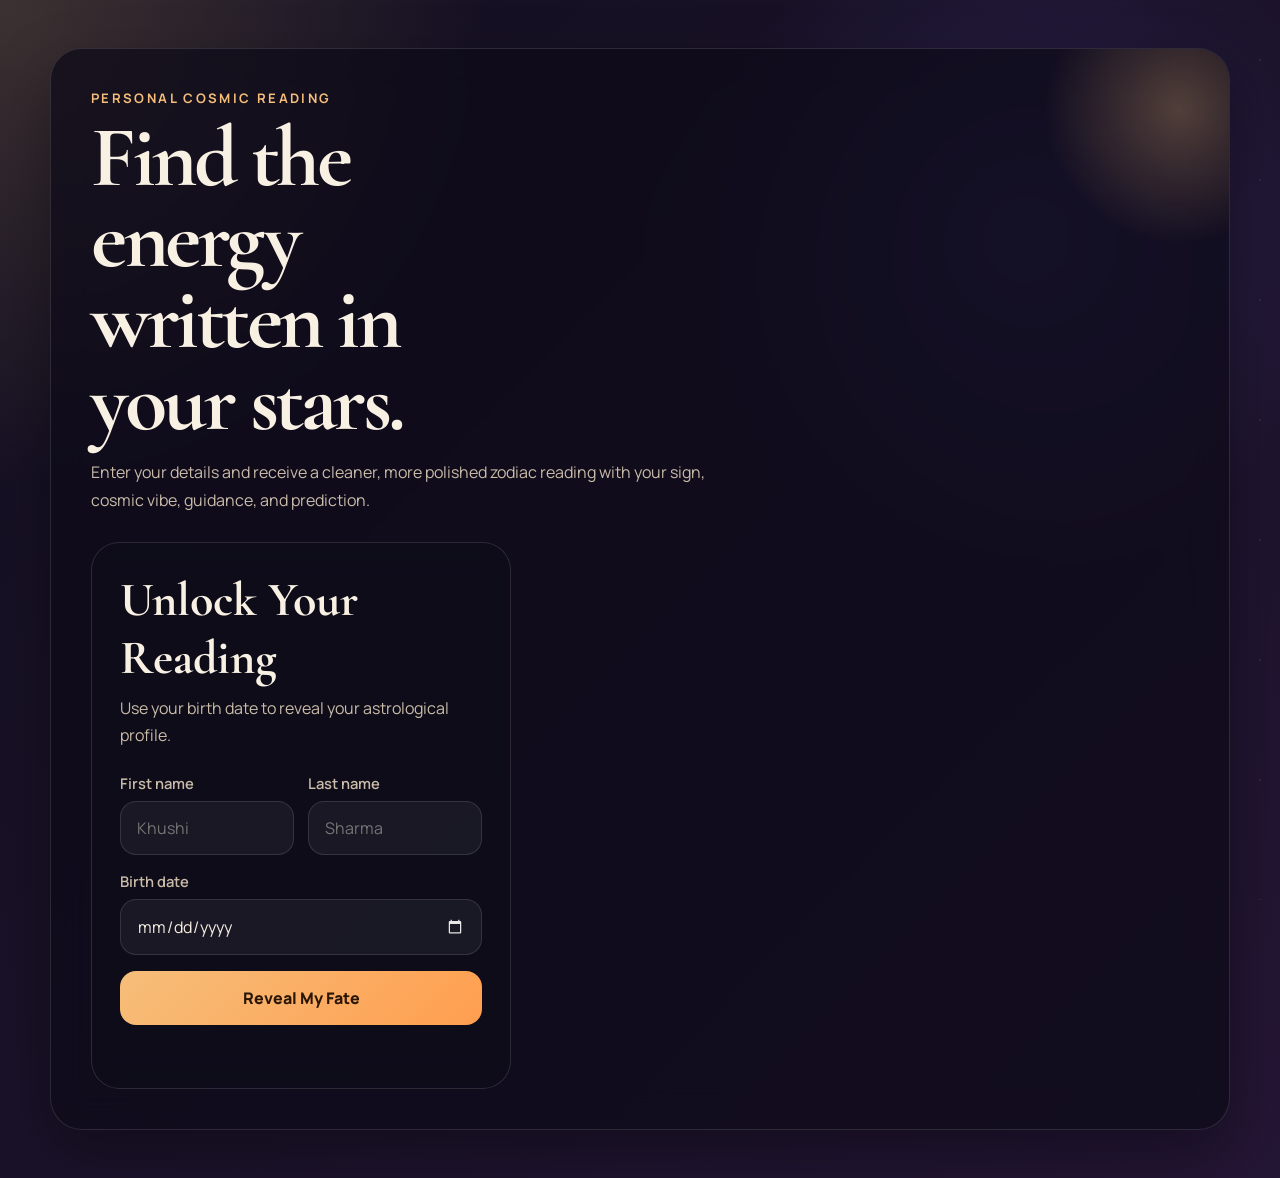
<file: JS Mini Projects/Astrology/index.html>
<!DOCTYPE html>
<html lang="en">
<head>
    <meta charset="UTF-8">
    <meta name="viewport" content="width=device-width, initial-scale=1.0">
    <title>Cosmic Aura</title>
    <link rel="preconnect" href="https://fonts.googleapis.com">
    <link rel="preconnect" href="https://fonts.gstatic.com" crossorigin>
    <link href="https://fonts.googleapis.com/css2?family=Cormorant+Garamond:wght@500;600;700&family=Manrope:wght@400;500;600;700;800&display=swap" rel="stylesheet">
    <link rel="stylesheet" href="style.css">
</head>
<body>
    <main class="app-shell">
        <section class="hero-card">
            <div class="hero-copy">
                <p class="eyebrow">Personal cosmic reading</p>
                <h1>Find the energy written in your stars.</h1>
                <p class="intro">
                    Enter your details and receive a cleaner, more polished zodiac reading
                    with your sign, cosmic vibe, guidance, and prediction.
                </p>
            </div>

            <div class="panel-grid">
                <section class="form-panel">
                    <h2>Unlock Your Reading</h2>
                    <p class="panel-text">Use your birth date to reveal your astrological profile.</p>

                    <form id="horoscopeForm" onsubmit="generateHoroscope(event)">
                        <div class="input-row">
                            <label class="field">
                                <span>First name</span>
                                <input type="text" id="firstName" placeholder="Khushi" required>
                            </label>

                            <label class="field">
                                <span>Last name</span>
                                <input type="text" id="lastName" placeholder="Sharma" required>
                            </label>
                        </div>

                        <label class="field">
                            <span>Birth date</span>
                            <input type="date" id="birthDate" required>
                        </label>

                        <button type="submit" class="primary-btn">Reveal My Fate</button>
                        <p id="errorMessage" class="error-message" aria-live="polite"></p>
                    </form>
                </section>

                <section id="resultCard" class="result-panel hidden" aria-live="polite">
                    <div class="result-header">
                        <p class="result-kicker">Your astrological reading</p>
                        <h2 id="sign">Moonlit Sign</h2>
                        <p id="name" class="result-name"></p>
                    </div>

                    <div class="result-grid">
                        <article class="result-block accent-block">
                            <h3>Cosmic vibe</h3>
                            <p id="compliment"></p>
                        </article>

                        <article class="result-block">
                            <h3>Recommendation</h3>
                            <p id="recommendation"></p>
                        </article>

                        <article class="result-block full-width">
                            <h3>Prediction</h3>
                            <p id="prediction"></p>
                        </article>
                    </div>
                </section>
            </div>
        </section>
    </main>

    <script src="script.js"></script>
</body>
</html>
</file>
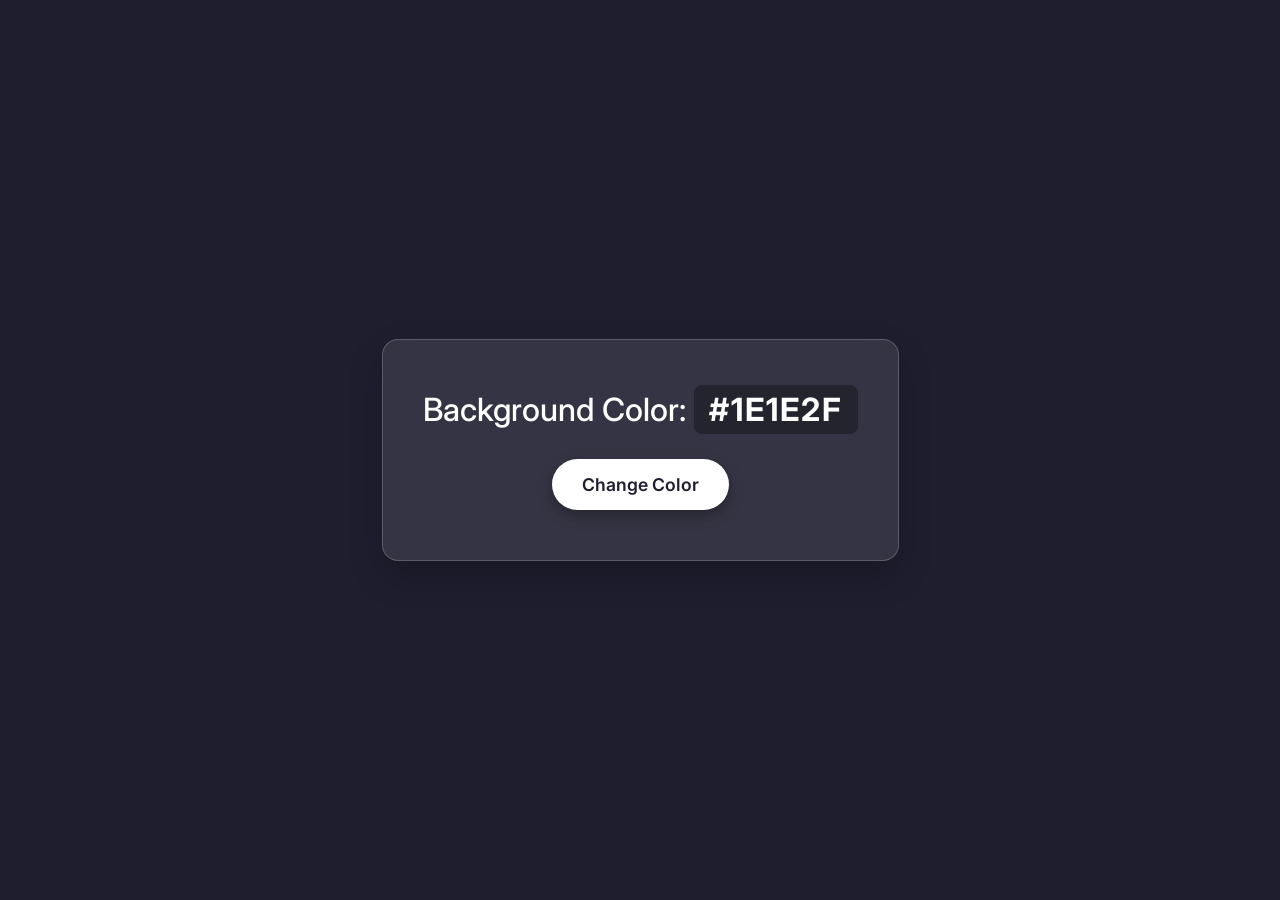
<file: JS Mini Projects/Background color changer/index.html>
<!DOCTYPE html>
<html lang="en">
<head>
    <meta charset="UTF-8">
    <meta name="viewport" content="width=device-width, initial-scale=1.0">
    <title>Background Color Changer</title>
    <link rel="stylesheet" href="style.css">
    <link href="https://fonts.googleapis.com/css2?family=Inter:wght@400;500;700&display=swap" rel="stylesheet">
</head>
<body>
    <div class="container">
        <h2>Background Color: <span id="colorName" class="color-text">#1E1E2F</span></h2>
        <button id="changeBtn">Change Color</button>
    </div>
    <script src="script.js"></script>
</body>
</html>
</file>
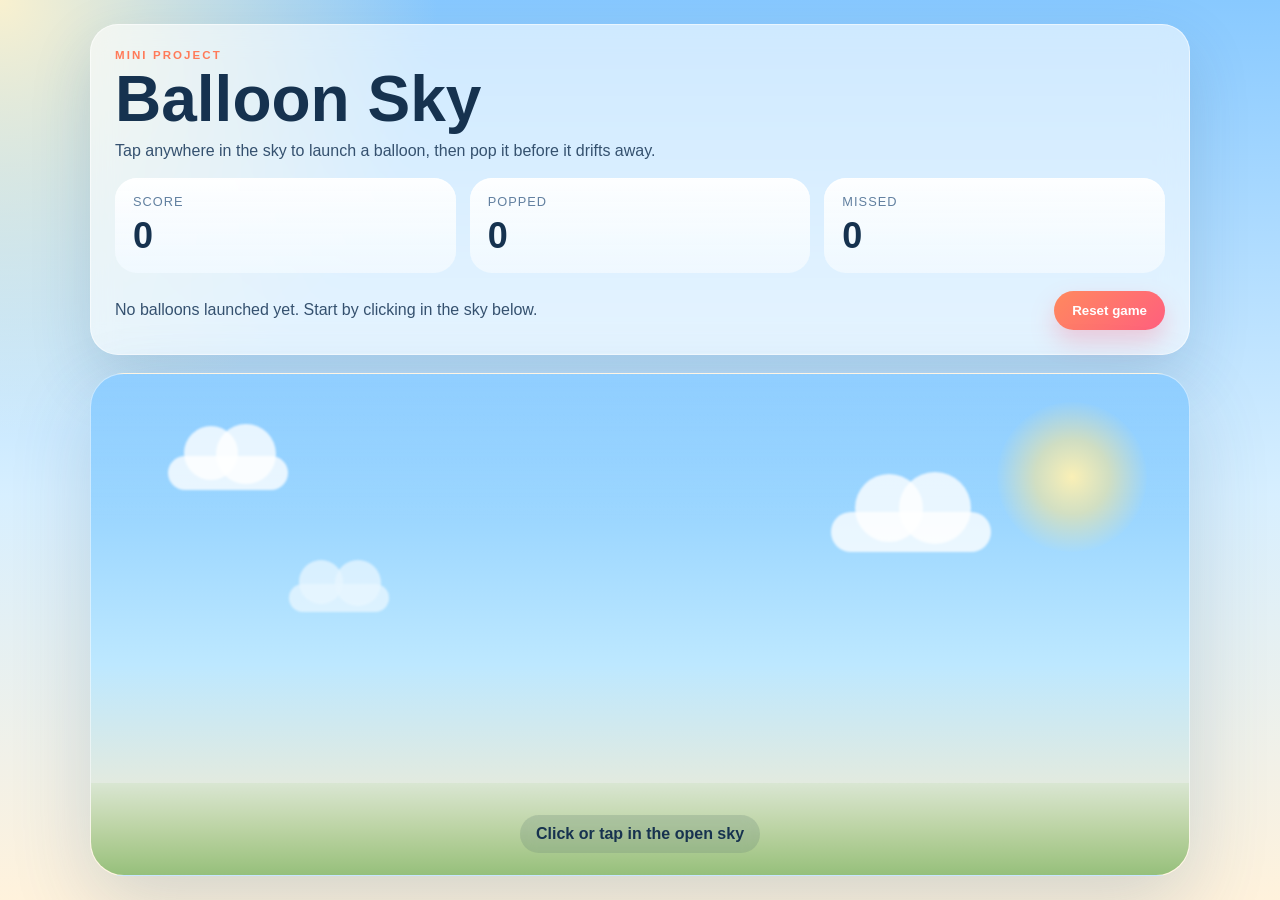
<file: JS Mini Projects/Clicker/index.html>
<!DOCTYPE html>
<html lang="en">
<head>
    <meta charset="UTF-8">
    <meta name="viewport" content="width=device-width, initial-scale=1.0">
    <title>Balloon Sky</title>
    <link rel="stylesheet" href="style.css">
</head>
<body>
    <main class="app-shell">
        <section class="hero-card">
            <div class="hero-copy">
                <p class="eyebrow">Mini Project</p>
                <h1>Balloon Sky</h1>
                <p class="subtitle">Tap anywhere in the sky to launch a balloon, then pop it before it drifts away.</p>
            </div>

            <div class="hud" aria-label="Game stats">
                <article class="stat-card">
                    <span class="stat-label">Score</span>
                    <strong id="scoreValue">0</strong>
                </article>
                <article class="stat-card">
                    <span class="stat-label">Popped</span>
                    <strong id="poppedValue">0</strong>
                </article>
                <article class="stat-card">
                    <span class="stat-label">Missed</span>
                    <strong id="missedValue">0</strong>
                </article>
            </div>

            <div class="controls">
                <p id="statusText" class="status-text">No balloons launched yet. Start by clicking in the sky below.</p>
                <button id="resetButton" class="reset-button" type="button">Reset game</button>
            </div>
        </section>

        <section id="sky" class="sky" aria-label="Balloon play area">
            <div class="sun-glow" aria-hidden="true"></div>
            <div class="cloud cloud-one" aria-hidden="true"></div>
            <div class="cloud cloud-two" aria-hidden="true"></div>
            <div class="cloud cloud-three" aria-hidden="true"></div>
            <p class="sky-hint">Click or tap in the open sky</p>
        </section>
    </main>

    <audio id="popSound" src="https://www.soundjay.com/buttons/sounds/button-16.mp3" preload="auto"></audio>
    <script src="./script.js"></script>
</body>
</html>
</file>
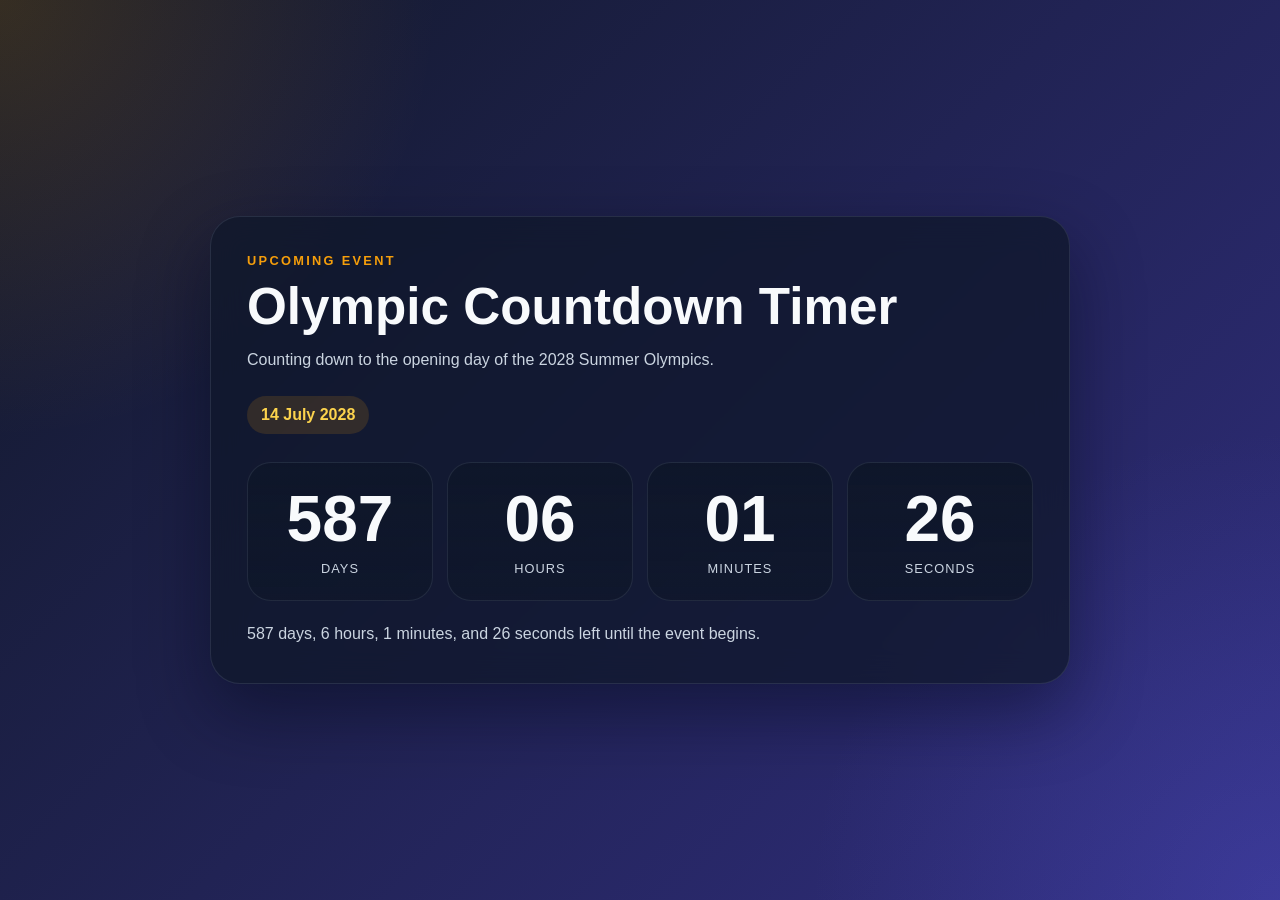
<file: JS Mini Projects/Count down timer/index.html>
<!DOCTYPE html>
<html lang="en">
<head>
    <meta charset="UTF-8">
    <meta name="viewport" content="width=device-width, initial-scale=1.0">
    <title>Countdown Timer</title>
    <link rel="stylesheet" href="./style.css">
</head>
<body>
    <main class="page-shell">
        <section class="countdown-card">
            <p class="eyebrow">Upcoming Event</p>
            <h1>Olympic Countdown Timer</h1>
            <p class="subtitle">Counting down to the opening day of the 2028 Summer Olympics.</p>

            <div class="event-date">14 July 2028</div>

            <section class="timer-grid" aria-live="polite">
                <div class="time-box">
                    <strong id="days">000</strong>
                    <span>Days</span>
                </div>
                <div class="time-box">
                    <strong id="hours">00</strong>
                    <span>Hours</span>
                </div>
                <div class="time-box">
                    <strong id="minutes">00</strong>
                    <span>Minutes</span>
                </div>
                <div class="time-box">
                    <strong id="seconds">00</strong>
                    <span>Seconds</span>
                </div>
            </section>

            <p id="result" class="result-text">Time left until the event begins.</p>
        </section>
    </main>

    <script src="./script.js"></script>
</body>
</html>
</file>
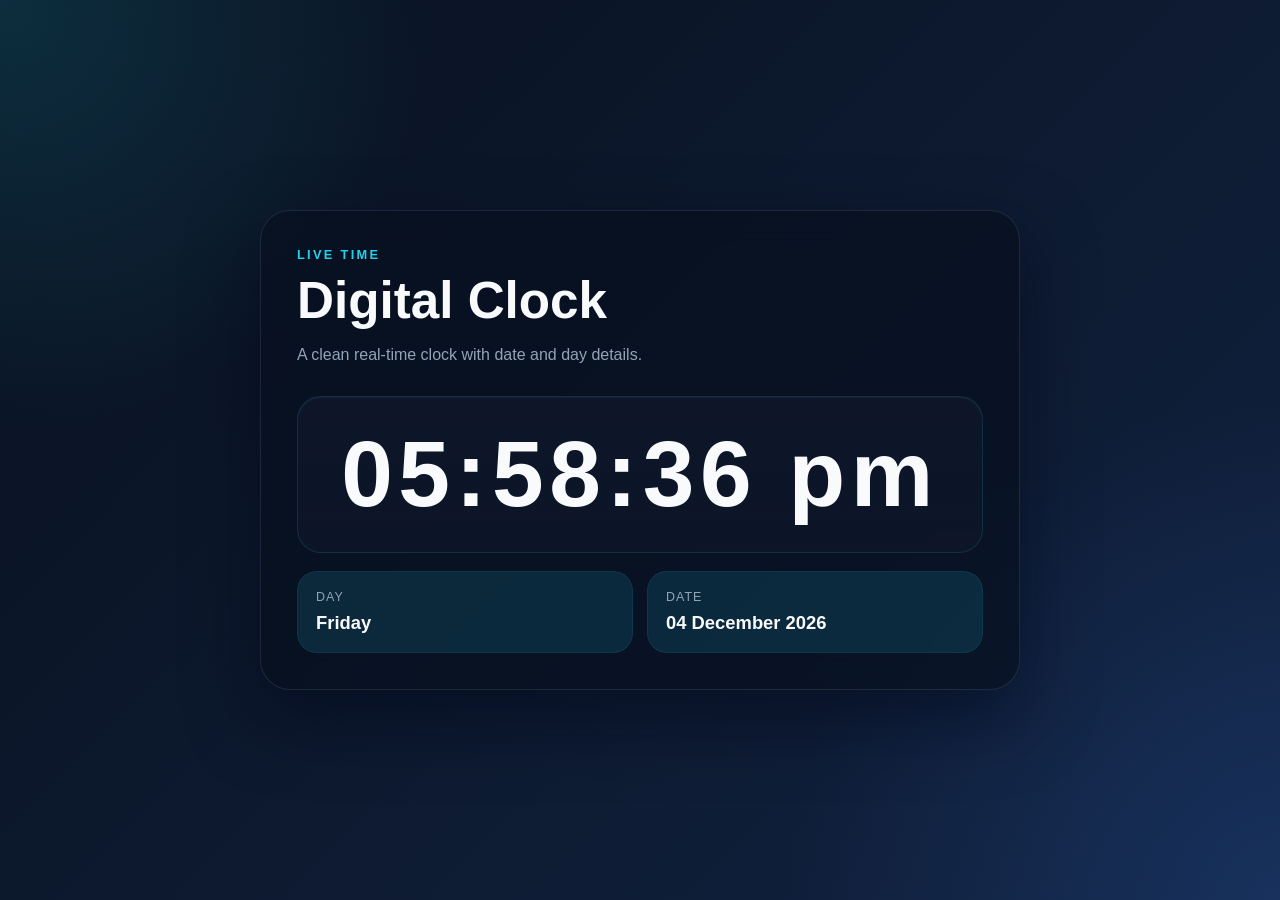
<file: JS Mini Projects/Digital Clock/index.html>
<!DOCTYPE html>
<html lang="en">
<head>
    <meta charset="UTF-8">
    <meta name="viewport" content="width=device-width, initial-scale=1.0">
    <title>Digital Clock</title>
    <link rel="stylesheet" href="./style.css">
</head>
<body>
    <main class="page-shell">
        <section class="clock-card" aria-live="polite">
            <p class="eyebrow">Live Time</p>
            <h1>Digital Clock</h1>
            <p class="subtitle">A clean real-time clock with date and day details.</p>

            <div class="time-display" id="time">00:00:00</div>

            <div class="meta-grid">
                <div class="meta-box">
                    <span class="meta-label">Day</span>
                    <strong id="day">Monday</strong>
                </div>
                <div class="meta-box">
                    <span class="meta-label">Date</span>
                    <strong id="date">01 January 2026</strong>
                </div>
            </div>
        </section>
    </main>

    <script src="./script.js"></script>
</body>
</html>
</file>
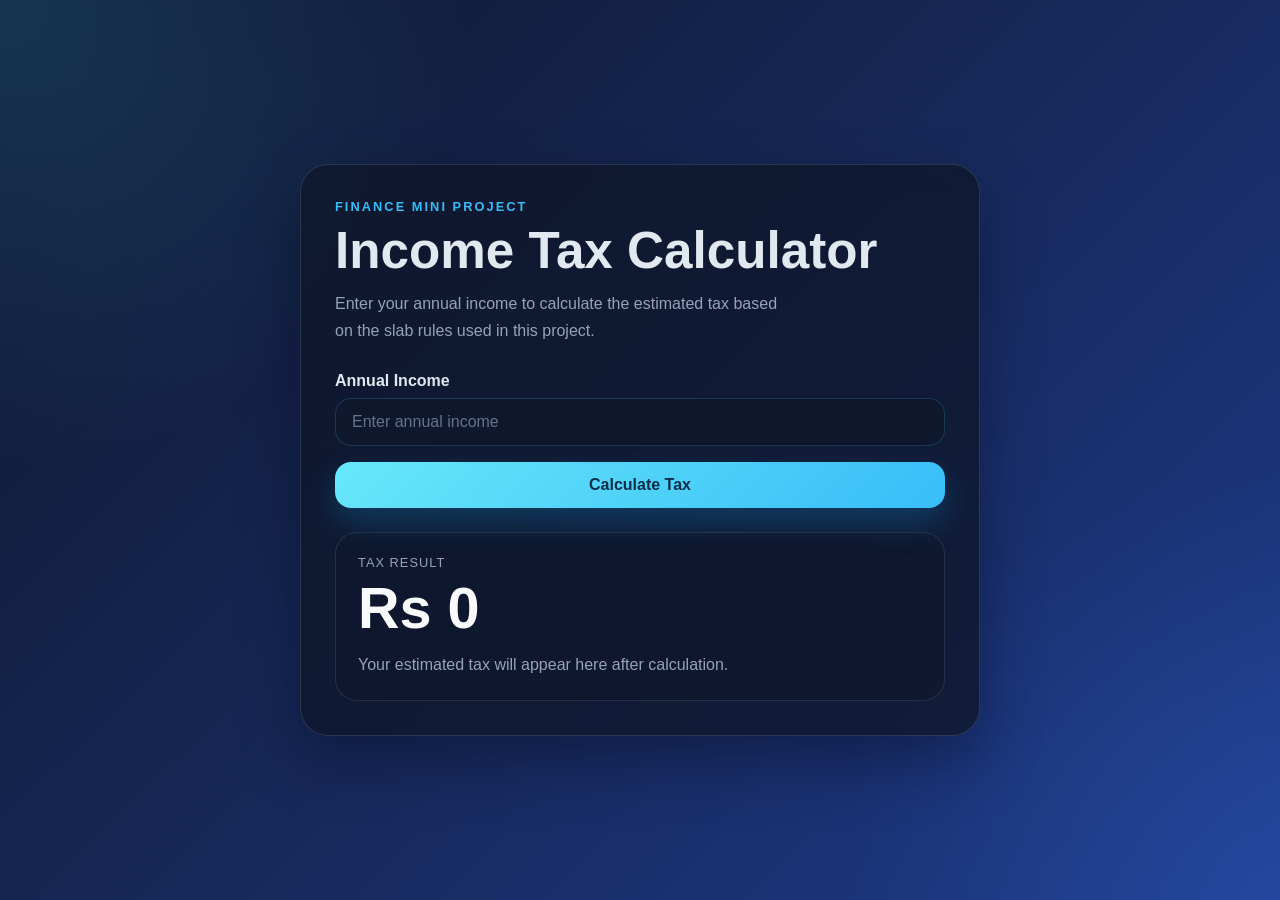
<file: JS Mini Projects/Income Tax Calculator/index.html>
<!DOCTYPE html>
<html lang="en">
<head>
    <meta charset="UTF-8">
    <meta name="viewport" content="width=device-width, initial-scale=1.0">
    <title>Income Tax Calculator</title>
    <link rel="stylesheet" href="./style.css">
</head>
<body>
    <main class="page-shell">
        <section class="calculator-card">
            <p class="eyebrow">Finance Mini Project</p>
            <h1>Income Tax Calculator</h1>
            <p class="subtitle">
                Enter your annual income to calculate the estimated tax based on the slab rules used in this project.
            </p>

            <form id="taxForm" class="tax-form">
                <label class="field" for="income">
                    <span>Annual Income</span>
                    <input type="number" id="income" name="income" min="0" step="any" placeholder="Enter annual income" required>
                </label>

                <button type="submit" class="calculate-btn">Calculate Tax</button>
            </form>

            <section class="result-card" id="resultCard" aria-live="polite">
                <p class="result-label">Tax Result</p>
                <strong id="taxAmount">Rs 0</strong>
                <p id="resultText" class="result-text">
                    Your estimated tax will appear here after calculation.
                </p>
            </section>
        </section>
    </main>

    <script src="./script.js"></script>
</body>
</html>
</file>
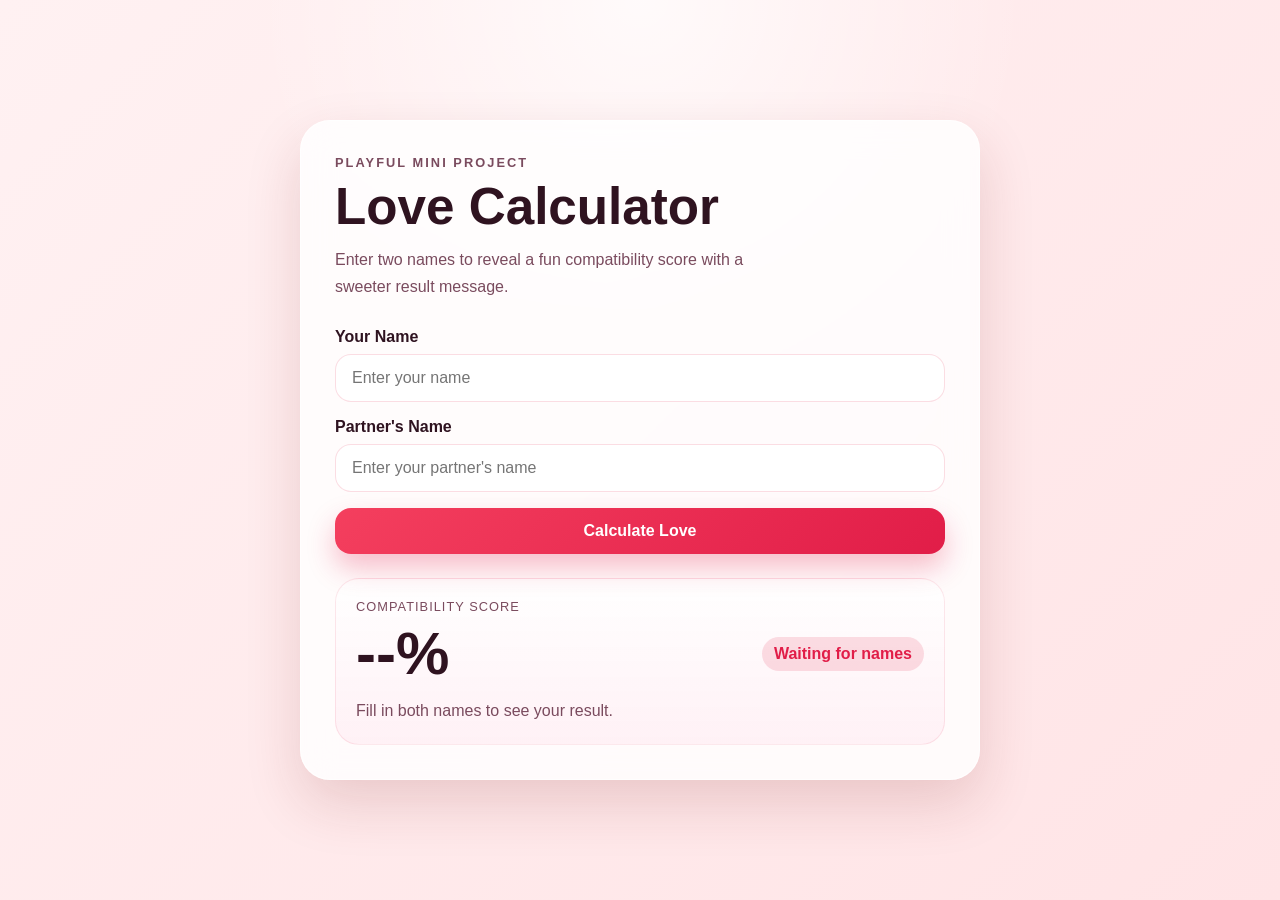
<file: JS Mini Projects/Love Calculator/index.html>
<!DOCTYPE html>
<html lang="en">
<head>
    <meta charset="UTF-8">
    <meta name="viewport" content="width=device-width, initial-scale=1.0">
    <title>Love Calculator</title>
    <link rel="stylesheet" href="./style.css">
</head>
<body>
    <main class="page-shell">
        <section class="calculator-card">
            <p class="eyebrow">Playful Mini Project</p>
            <h1>Love Calculator</h1>
            <p class="subtitle">
                Enter two names to reveal a fun compatibility score with a sweeter result message.
            </p>

            <form id="loveForm" class="love-form">
                <label class="field">
                    <span>Your Name</span>
                    <input type="text" id="name1" name="name1" placeholder="Enter your name" autocomplete="off">
                </label>

                <label class="field">
                    <span>Partner's Name</span>
                    <input type="text" id="name2" name="name2" placeholder="Enter your partner's name" autocomplete="off">
                </label>

                <button type="submit" class="calculate-btn">Calculate Love</button>
            </form>

            <section class="result-card" id="resultCard" aria-live="polite">
                <p class="result-label">Compatibility Score</p>
                <div class="score-row">
                    <strong id="scoreValue">--%</strong>
                    <span id="scoreBadge">Waiting for names</span>
                </div>
                <p id="resultMessage" class="result-message">
                    Fill in both names to see your result.
                </p>
            </section>
        </section>
    </main>
    
    <script src="./script.js"></script>
</body>
</html>
</file>
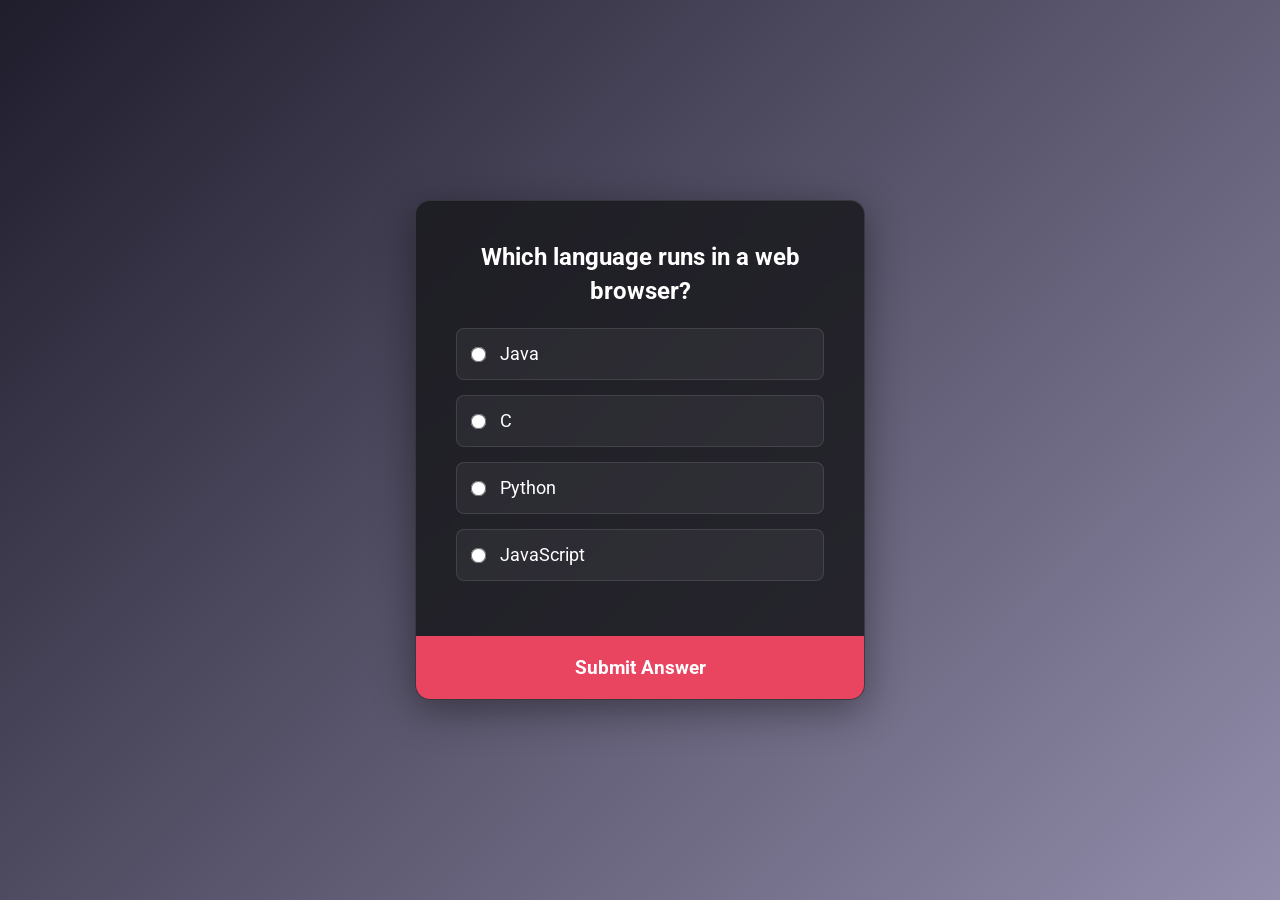
<file: JS Mini Projects/Quiz/index.html>
<!DOCTYPE html>
<html lang="en">
<head>
    <meta charset="UTF-8">
    <meta name="viewport" content="width=device-width, initial-scale=1.0">
    <title>Interactive Quiz</title>
    <link rel="stylesheet" href="style.css">
    <link href="https://fonts.googleapis.com/css2?family=Roboto:wght@300;400;700&display=swap" rel="stylesheet">
</head>
<body>
    <div class="quiz-container" id="quiz">
        <div class="quiz-header">
            <h2 id="question">Question text goes here?</h2>
            <ul class="options-list">
                <li>
                    <input type="radio" name="answer" id="a" class="answer">
                    <label for="a" id="a_text">Option A</label>
                </li>
                <li>
                    <input type="radio" name="answer" id="b" class="answer">
                    <label for="b" id="b_text">Option B</label>
                </li>
                <li>
                    <input type="radio" name="answer" id="c" class="answer">
                    <label for="c" id="c_text">Option C</label>
                </li>
                <li>
                    <input type="radio" name="answer" id="d" class="answer">
                    <label for="d" id="d_text">Option D</label>
                </li>
            </ul>
        </div>
        <button id="submit">Submit Answer</button>
    </div>
    <script src="script.js"></script>
</body>
</html>
</file>
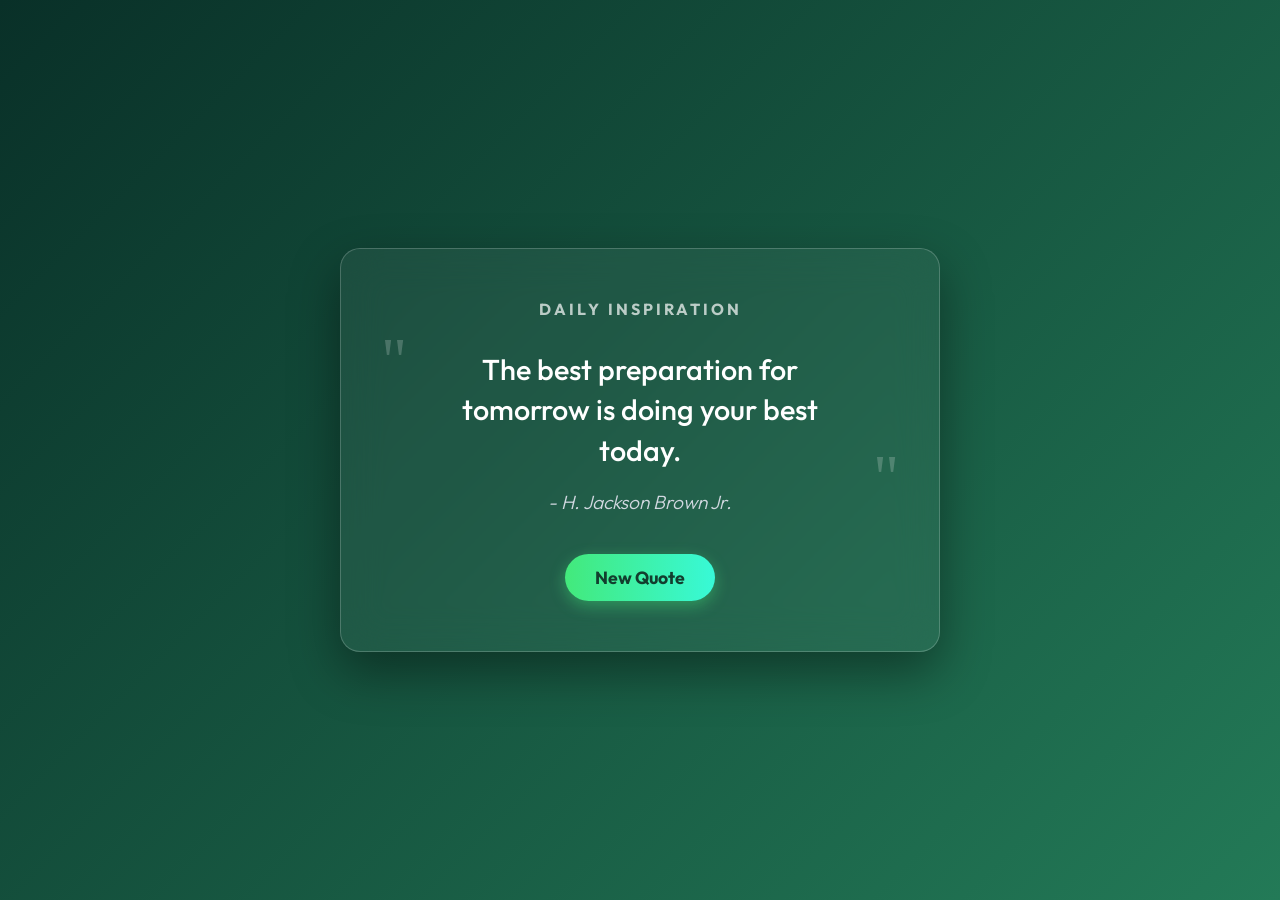
<file: JS Mini Projects/Random Quote Generator/index.html>
<!DOCTYPE html>
<html lang="en">
<head>
    <meta charset="UTF-8">
    <meta name="viewport" content="width=device-width, initial-scale=1.0">
    <title>Random Quote Generator</title>
    <link rel="stylesheet" href="style.css">
    <link href="https://fonts.googleapis.com/css2?family=Outfit:wght@300;500;700&display=swap" rel="stylesheet">
</head>
<body>
    <div class="quote-container">
        <h1 class="title">Daily Inspiration</h1>
        <div class="quote-content">
            <span class="quote-mark left">"</span>
            <p id="quoteText">The best preparation for tomorrow is doing your best today.</p>
            <span class="quote-mark right">"</span>
        </div>
        <p id="quoteAuthor">- H. Jackson Brown Jr.</p>
        <button id="newQuoteBtn">New Quote</button>
    </div>
    <script src="script.js"></script>
</body>
</html>
</file>
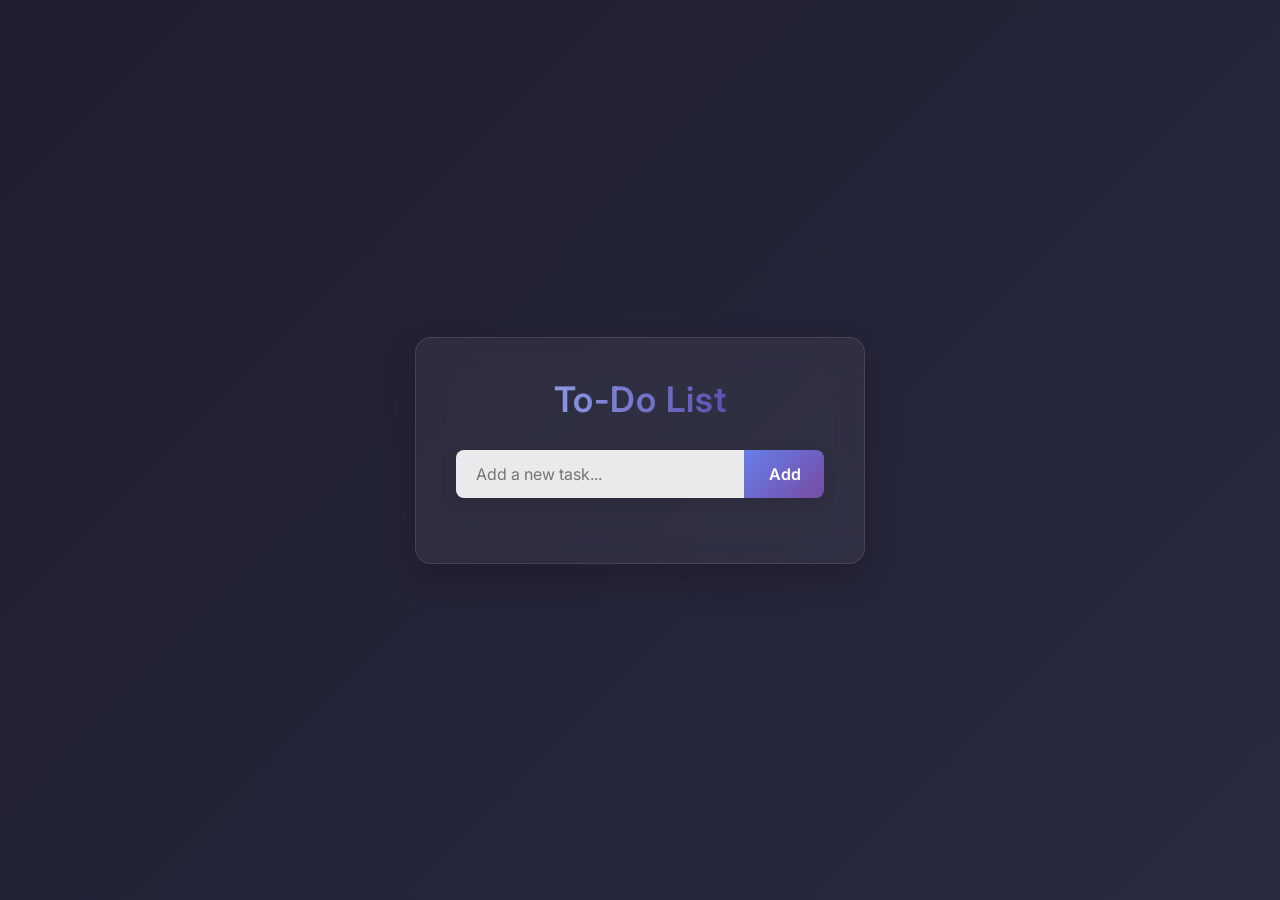
<file: JS Mini Projects/To do list/index.html>
<!DOCTYPE html>
<html lang="en">
<head>
    <meta charset="UTF-8">
    <meta name="viewport" content="width=device-width, initial-scale=1.0">
    <meta name="description" content="A simple, interactive To-Do List application.">
    <title>To Do List</title>
    <link rel="stylesheet" href="style.css">
    <link href="https://fonts.googleapis.com/css2?family=Inter:wght@400;500;600&display=swap" rel="stylesheet">
</head>
<body>
    <div class="container">
        <h1>To-Do List</h1>
        <div class="input-section">
            <input type="text" id="taskInput" placeholder="Add a new task...">
            <button id="addBtn">Add</button>
        </div>
        <ul id="taskList">
            <!-- Tasks will be dynamically added here -->
        </ul>
    </div>
    <script src="script.js"></script>
</body>
</html>
</file>
<file: JS Mini Projects/Astrology/style.css>
:root {
    --bg-1: #120f1f;
    --bg-2: #241635;
    --panel: rgba(16, 14, 27, 0.72);
    --panel-strong: rgba(26, 22, 44, 0.92);
    --border: rgba(255, 255, 255, 0.12);
    --text: #f8f0e3;
    --muted: #cabca9;
    --accent: #f6be7a;
    --accent-strong: #ff9e4f;
    --glow: rgba(246, 190, 122, 0.28);
    --danger: #ff9f9f;
    --shadow: 0 24px 60px rgba(0, 0, 0, 0.35);
}

* {
    box-sizing: border-box;
}

html {
    overflow-x: hidden;
}

body {
    margin: 0;
    min-height: 100vh;
    font-family: "Manrope", sans-serif;
    color: var(--text);
    overflow-x: hidden;
    background:
        radial-gradient(circle at top left, rgba(255, 205, 134, 0.18), transparent 28%),
        radial-gradient(circle at 80% 20%, rgba(120, 112, 255, 0.16), transparent 24%),
        linear-gradient(135deg, var(--bg-1), var(--bg-2));
}

body::before {
    content: "";
    position: fixed;
    inset: 0;
    pointer-events: none;
    background-image:
        radial-gradient(circle, rgba(255, 255, 255, 0.4) 1px, transparent 1px),
        radial-gradient(circle, rgba(255, 221, 171, 0.3) 1px, transparent 1px);
    background-size: 120px 120px, 180px 180px;
    background-position: 0 0, 40px 50px;
    opacity: 0.2;
}

.app-shell {
    width: min(1180px, calc(100% - 24px));
    margin: 0 auto;
    padding: 48px 0;
}

.hero-card {
    position: relative;
    overflow: hidden;
    padding: 40px;
    border: 1px solid var(--border);
    border-radius: 32px;
    background: rgba(13, 11, 24, 0.72);
    box-shadow: var(--shadow);
    backdrop-filter: blur(18px);
}

.hero-card::after {
    content: "";
    position: absolute;
    width: 280px;
    height: 280px;
    top: -80px;
    right: -90px;
    border-radius: 50%;
    background: radial-gradient(circle, var(--glow), transparent 68%);
}

.hero-copy {
    position: relative;
    z-index: 1;
    max-width: 700px;
    min-width: 0;
    margin-bottom: 28px;
}

.eyebrow,
.result-kicker {
    margin: 0 0 10px;
    font-size: 0.82rem;
    font-weight: 700;
    letter-spacing: 0.18em;
    text-transform: uppercase;
    color: var(--accent);
}

h1,
h2,
h3 {
    margin: 0;
    font-family: "Cormorant Garamond", serif;
}

h1 {
    font-size: clamp(2.4rem, 7vw, 5.4rem);
    line-height: 0.94;
    letter-spacing: -0.04em;
    max-width: 11ch;
    text-wrap: balance;
}

.intro,
.panel-text,
.result-name,
.result-block p,
.feature-list span,
.field span,
.error-message {
    color: var(--muted);
}

.intro {
    max-width: 62ch;
    margin: 16px 0 0;
    font-size: 1rem;
    line-height: 1.75;
}

.feature-list {
    display: flex;
    flex-wrap: wrap;
    gap: 12px;
    margin-top: 22px;
}

.feature-list span {
    padding: 10px 14px;
    border: 1px solid var(--border);
    border-radius: 999px;
    background: rgba(255, 255, 255, 0.04);
    font-size: 0.92rem;
}

.panel-grid {
    display: grid;
    grid-template-columns: minmax(0, 420px) minmax(0, 1fr);
    gap: 22px;
    align-items: start;
}

.form-panel,
.result-panel {
    position: relative;
    z-index: 1;
    min-width: 0;
    border: 1px solid var(--border);
    border-radius: 28px;
    background: var(--panel);
    backdrop-filter: blur(16px);
}

.form-panel {
    padding: 28px;
}

.result-panel {
    padding: 28px;
    background: var(--panel-strong);
    animation: riseIn 0.55s ease;
}

.form-panel h2,
.result-header h2 {
    font-size: clamp(2rem, 4vw, 3rem);
}

.panel-text {
    margin: 8px 0 24px;
    line-height: 1.7;
}

#horoscopeForm {
    display: grid;
    gap: 16px;
}

.input-row {
    display: grid;
    grid-template-columns: 1fr 1fr;
    gap: 14px;
}

.field {
    display: grid;
    gap: 8px;
}

.field span {
    font-size: 0.92rem;
    font-weight: 600;
}

.field input {
    width: 100%;
    min-width: 0;
    padding: 15px 16px;
    border: 1px solid rgba(255, 255, 255, 0.12);
    border-radius: 16px;
    background: rgba(255, 255, 255, 0.05);
    color: var(--text);
    font: inherit;
    transition: border-color 0.2s ease, transform 0.2s ease, box-shadow 0.2s ease;
}

.field input:focus {
    outline: none;
    border-color: rgba(246, 190, 122, 0.75);
    box-shadow: 0 0 0 4px rgba(246, 190, 122, 0.14);
    transform: translateY(-1px);
}

.field input::-webkit-calendar-picker-indicator {
    filter: invert(0.9);
    cursor: pointer;
}

.primary-btn {
    padding: 16px 18px;
    border: none;
    border-radius: 16px;
    background: linear-gradient(135deg, var(--accent), var(--accent-strong));
    color: #2b1606;
    font: inherit;
    font-weight: 800;
    cursor: pointer;
    transition: transform 0.2s ease, box-shadow 0.2s ease, filter 0.2s ease;
}

.primary-btn:hover {
    transform: translateY(-2px);
    box-shadow: 0 16px 30px rgba(255, 158, 79, 0.24);
    filter: saturate(1.05);
}

.error-message {
    min-height: 1.3em;
    margin: 0;
    font-size: 0.92rem;
    color: var(--danger);
}

.hidden {
    display: none;
}

.result-header {
    display: flex;
    flex-direction: column;
    gap: 8px;
    margin-bottom: 22px;
}

.result-name {
    margin: 0;
    font-size: 0.98rem;
}

.result-grid {
    display: grid;
    grid-template-columns: repeat(2, minmax(0, 1fr));
    gap: 16px;
}

.result-block {
    padding: 18px;
    border: 1px solid var(--border);
    border-radius: 22px;
    background: rgba(255, 255, 255, 0.04);
}

.accent-block {
    background: linear-gradient(145deg, rgba(246, 190, 122, 0.12), rgba(255, 255, 255, 0.04));
}

.full-width {
    grid-column: 1 / -1;
}

.result-block h3 {
    margin-bottom: 10px;
    font-size: 1.55rem;
}

.result-block p {
    margin: 0;
    line-height: 1.75;
    word-break: break-word;
}

@keyframes riseIn {
    from {
        opacity: 0;
        transform: translateY(18px);
    }

    to {
        opacity: 1;
        transform: translateY(0);
    }
}

@media (max-width: 900px) {
    .app-shell {
        width: min(100% - 20px, 100%);
        padding: 24px 0;
    }

    .hero-card {
        padding: 26px;
    }

    .panel-grid {
        grid-template-columns: 1fr;
    }
}

@media (max-width: 640px) {
    .app-shell {
        width: min(100% - 20px, 100%);
        padding: 20px 0;
    }

    .hero-card,
    .form-panel,
    .result-panel {
        border-radius: 24px;
    }

    .input-row,
    .result-grid {
        grid-template-columns: 1fr;
    }

    .form-panel,
    .result-panel {
        padding: 22px;
    }

    h1 {
        font-size: clamp(2rem, 11vw, 2.8rem);
        max-width: none;
    }

    .intro,
    .panel-text,
    .result-block p {
        line-height: 1.6;
    }

    .eyebrow,
    .result-kicker {
        letter-spacing: 0.12em;
        font-size: 0.74rem;
    }
}

@media (max-width: 420px) {
    .hero-card {
        padding: 18px;
        border-radius: 20px;
    }

    .form-panel,
    .result-panel {
        padding: 18px;
        border-radius: 20px;
    }

    .field input,
    .primary-btn {
        padding: 14px;
    }

    .result-block {
        padding: 16px;
    }

    .result-block h3 {
        font-size: 1.35rem;
    }
}
</file>
<file: JS Mini Projects/Background color changer/style.css>
* {
    margin: 0;
    padding: 0;
    box-sizing: border-box;
    font-family: 'Inter', sans-serif;
}

body {
    background-color: #1e1e2f;
    min-height: 100vh;
    display: flex;
    justify-content: center;
    align-items: center;
    transition: background-color 0.5s ease;
}

.container {
    background: rgba(255, 255, 255, 0.1);
    backdrop-filter: blur(15px);
    -webkit-backdrop-filter: blur(15px);
    border: 1px solid rgba(255, 255, 255, 0.2);
    border-radius: 16px;
    padding: 50px 40px;
    text-align: center;
    box-shadow: 0 15px 35px rgba(0, 0, 0, 0.2);
    color: white;
}

h2 {
    font-size: 2rem;
    margin-bottom: 30px;
    font-weight: 500;
}

.color-text {
    font-weight: 700;
    letter-spacing: 2px;
    background: rgba(0, 0, 0, 0.3);
    padding: 5px 15px;
    border-radius: 8px;
    transition: all 0.3s ease;
}

#changeBtn {
    padding: 15px 30px;
    border: none;
    border-radius: 30px;
    font-size: 1.1rem;
    font-weight: 600;
    cursor: pointer;
    background: #ffffff;
    color: #1e1e2f;
    transition: all 0.3s ease;
    box-shadow: 0 5px 15px rgba(0, 0, 0, 0.3);
}

#changeBtn:hover {
    transform: translateY(-3px);
    box-shadow: 0 8px 20px rgba(0, 0, 0, 0.4);
}

#changeBtn:active {
    transform: translateY(1px);
}
</file>
<file: JS Mini Projects/Clicker/style.css>
* {
    box-sizing: border-box;
}

body {
    margin: 0;
    min-height: 100vh;
    font-family: "Trebuchet MS", "Segoe UI", sans-serif;
    color: #16324f;
    background:
        radial-gradient(circle at top left, rgba(255, 243, 205, 0.95), transparent 28%),
        linear-gradient(180deg, #88c9ff 0%, #d7efff 55%, #fff2dc 100%);
}

.app-shell {
    min-height: 100vh;
    display: grid;
    grid-template-rows: auto 1fr;
    padding: 24px;
    gap: 18px;
}

.hero-card {
    width: min(1100px, 100%);
    margin: 0 auto;
    padding: 24px;
    border: 1px solid rgba(255, 255, 255, 0.55);
    border-radius: 28px;
    background: rgba(255, 255, 255, 0.58);
    backdrop-filter: blur(14px);
    box-shadow: 0 24px 60px rgba(38, 84, 124, 0.18);
    display: grid;
    gap: 18px;
}

.eyebrow {
    margin: 0 0 8px;
    letter-spacing: 0.18em;
    text-transform: uppercase;
    font-size: 0.72rem;
    color: #ff7a59;
    font-weight: 700;
}

.hero-copy h1 {
    margin: 0;
    font-size: clamp(2.2rem, 5vw, 4.6rem);
    line-height: 0.95;
}

.subtitle {
    margin: 12px 0 0;
    max-width: 620px;
    font-size: 1rem;
    color: #35516f;
}

.hud {
    display: grid;
    grid-template-columns: repeat(3, minmax(0, 1fr));
    gap: 14px;
}

.stat-card {
    padding: 16px 18px;
    border-radius: 22px;
    background: linear-gradient(180deg, rgba(255, 255, 255, 0.94), rgba(241, 249, 255, 0.86));
    box-shadow: inset 0 1px 0 rgba(255, 255, 255, 0.8);
}

.stat-label {
    display: block;
    margin-bottom: 6px;
    font-size: 0.8rem;
    text-transform: uppercase;
    letter-spacing: 0.08em;
    color: #6280a0;
}

.stat-card strong {
    font-size: clamp(1.5rem, 3vw, 2.25rem);
}

.controls {
    display: flex;
    align-items: center;
    justify-content: space-between;
    gap: 16px;
    flex-wrap: wrap;
}

.status-text {
    margin: 0;
    color: #35516f;
}

.reset-button {
    border: 0;
    border-radius: 999px;
    padding: 12px 18px;
    background: linear-gradient(135deg, #ff895e, #ff5f7e);
    color: #fff;
    font-weight: 700;
    cursor: pointer;
    box-shadow: 0 12px 24px rgba(255, 95, 126, 0.28);
    transition: transform 0.2s ease, box-shadow 0.2s ease;
}

.reset-button:hover {
    transform: translateY(-2px);
    box-shadow: 0 16px 30px rgba(255, 95, 126, 0.36);
}

.reset-button:active {
    transform: translateY(0);
}

.sky {
    position: relative;
    width: min(1100px, 100%);
    margin: 0 auto;
    min-height: 420px;
    border-radius: 34px;
    overflow: hidden;
    border: 1px solid rgba(255, 255, 255, 0.5);
    background:
        linear-gradient(180deg, rgba(255, 255, 255, 0.16), transparent 30%),
        linear-gradient(180deg, #7bc5ff 0%, #bde8ff 58%, #ffecc7 100%);
    box-shadow: 0 28px 80px rgba(43, 94, 136, 0.2);
    isolation: isolate;
    cursor: crosshair;
}

.sky::after {
    content: "";
    position: absolute;
    inset: auto 0 0;
    height: 92px;
    background: linear-gradient(180deg, rgba(135, 194, 99, 0.1), rgba(93, 168, 83, 0.65));
}

.sun-glow {
    position: absolute;
    top: 28px;
    right: 42px;
    width: 150px;
    aspect-ratio: 1;
    border-radius: 50%;
    background: radial-gradient(circle, rgba(255, 241, 178, 0.95) 0%, rgba(255, 231, 145, 0.55) 35%, rgba(255, 231, 145, 0) 72%);
    z-index: 0;
    pointer-events: none;
}

.cloud {
    position: absolute;
    background: rgba(255, 255, 255, 0.78);
    border-radius: 999px;
    filter: blur(1px);
    z-index: 0;
    pointer-events: none;
}

.cloud::before,
.cloud::after {
    content: "";
    position: absolute;
    background: inherit;
    border-radius: inherit;
}

.cloud-one {
    top: 82px;
    left: 7%;
    width: 120px;
    height: 34px;
}

.cloud-one::before {
    width: 54px;
    height: 54px;
    left: 16px;
    bottom: 10px;
}

.cloud-one::after {
    width: 60px;
    height: 60px;
    right: 12px;
    bottom: 6px;
}

.cloud-two {
    top: 138px;
    right: 18%;
    width: 160px;
    height: 40px;
}

.cloud-two::before {
    width: 68px;
    height: 68px;
    left: 24px;
    bottom: 10px;
}

.cloud-two::after {
    width: 72px;
    height: 72px;
    right: 20px;
    bottom: 8px;
}

.cloud-three {
    top: 210px;
    left: 18%;
    width: 100px;
    height: 28px;
    opacity: 0.72;
}

.cloud-three::before {
    width: 44px;
    height: 44px;
    left: 10px;
    bottom: 8px;
}

.cloud-three::after {
    width: 46px;
    height: 46px;
    right: 8px;
    bottom: 6px;
}

.sky-hint {
    position: absolute;
    left: 50%;
    bottom: 22px;
    transform: translateX(-50%);
    margin: 0;
    padding: 10px 16px;
    border-radius: 999px;
    background: rgba(22, 50, 79, 0.12);
    color: #16324f;
    font-weight: 700;
    backdrop-filter: blur(8px);
    z-index: 1;
    pointer-events: none;
}

.balloon {
    position: absolute;
    border-radius: 50%;
    cursor: pointer;
    animation: floatUp var(--duration, 5.5s) ease-out forwards;
    box-shadow:
        inset -10px -16px 22px rgba(0, 0, 0, 0.08),
        inset 10px 12px 18px rgba(255, 255, 255, 0.62),
        0 10px 22px rgba(45, 75, 107, 0.22);
    z-index: 2;
}

.balloon::before {
    content: "";
    position: absolute;
    width: 26%;
    height: 26%;
    top: 18%;
    left: 22%;
    border-radius: 50%;
    background: rgba(255, 255, 255, 0.38);
    transform: rotate(-18deg);
}

.balloon::after {
    content: "";
    position: absolute;
    width: 2px;
    height: 54px;
    background: rgba(26, 47, 70, 0.24);
    left: 50%;
    top: 96%;
    transform: translateX(-50%);
}

.balloon.pop {
    animation: burst 0.28s ease-out forwards;
}

@keyframes floatUp {
    0% {
        transform: translate3d(0, 0, 0) scale(0.96);
        opacity: 0;
    }
    12% {
        opacity: 1;
    }
    50% {
        transform: translate3d(var(--drift-x, 24px), -48vh, 0) scale(1.04);
    }
    100% {
        transform: translate3d(calc(var(--drift-x, 24px) * -0.6), -112vh, 0) scale(1.16);
        opacity: 0;
    }
}

@keyframes burst {
    0% {
        transform: scale(1);
        opacity: 1;
    }
    100% {
        transform: scale(1.85);
        opacity: 0;
    }
}

@media (max-width: 700px) {
    .app-shell {
        padding: 16px;
    }

    .hero-card,
    .sky {
        border-radius: 24px;
    }

    .hud {
        grid-template-columns: 1fr;
    }

    .controls {
        align-items: stretch;
    }

    .reset-button {
        width: 100%;
    }

    .sky {
        min-height: 56vh;
    }

    .sky-hint {
        width: calc(100% - 32px);
        text-align: center;
    }
}
</file>
<file: JS Mini Projects/Count down timer/style.css>
:root {
    --bg-start: #111827;
    --bg-end: #312e81;
    --card-bg: rgba(15, 23, 42, 0.75);
    --text-main: #f8fafc;
    --text-muted: #cbd5e1;
    --accent: #f59e0b;
    --accent-soft: rgba(245, 158, 11, 0.14);
    --border-soft: rgba(148, 163, 184, 0.16);
    --shadow-soft: 0 28px 70px rgba(2, 6, 23, 0.45);
}

* {
    box-sizing: border-box;
}

body {
    margin: 0;
    min-height: 100vh;
    font-family: "Segoe UI", Tahoma, Geneva, Verdana, sans-serif;
    color: var(--text-main);
    background:
        radial-gradient(circle at top left, rgba(245, 158, 11, 0.16), transparent 28%),
        radial-gradient(circle at bottom right, rgba(99, 102, 241, 0.22), transparent 30%),
        linear-gradient(135deg, var(--bg-start), var(--bg-end));
}

.page-shell {
    min-height: 100vh;
    display: grid;
    place-items: center;
    padding: 24px;
}

.countdown-card {
    width: min(100%, 860px);
    padding: 36px;
    border-radius: 30px;
    background: var(--card-bg);
    border: 1px solid var(--border-soft);
    box-shadow: var(--shadow-soft);
    backdrop-filter: blur(16px);
}

.eyebrow {
    margin: 0 0 12px;
    font-size: 0.8rem;
    font-weight: 700;
    letter-spacing: 0.18em;
    text-transform: uppercase;
    color: var(--accent);
}

h1 {
    margin: 0;
    font-size: clamp(2rem, 4vw, 3.4rem);
    line-height: 1.05;
}

.subtitle {
    margin: 14px 0 0;
    line-height: 1.65;
    color: var(--text-muted);
}

.event-date {
    margin-top: 22px;
    display: inline-flex;
    align-items: center;
    padding: 10px 14px;
    border-radius: 999px;
    background: var(--accent-soft);
    color: #fcd34d;
    font-weight: 700;
}

.timer-grid {
    margin-top: 28px;
    display: grid;
    grid-template-columns: repeat(4, minmax(0, 1fr));
    gap: 14px;
}

.time-box {
    padding: 24px 18px;
    border-radius: 24px;
    background: linear-gradient(180deg, rgba(15, 23, 42, 0.95), rgba(15, 23, 42, 0.72));
    border: 1px solid rgba(148, 163, 184, 0.14);
    text-align: center;
}

.time-box strong {
    display: block;
    font-size: clamp(2rem, 6vw, 4rem);
    line-height: 1;
    font-variant-numeric: tabular-nums;
}

.time-box span {
    display: block;
    margin-top: 10px;
    color: var(--text-muted);
    text-transform: uppercase;
    letter-spacing: 0.08em;
    font-size: 0.8rem;
}

.result-text {
    margin: 20px 0 0;
    color: var(--text-muted);
    line-height: 1.65;
}

@media (max-width: 700px) {
    .countdown-card {
        padding: 24px;
        border-radius: 24px;
    }

    .timer-grid {
        grid-template-columns: repeat(2, minmax(0, 1fr));
    }
}
</file>
<file: JS Mini Projects/Digital Clock/style.css>
:root {
    --bg-base: #09111f;
    --bg-accent: #112240;
    --card-bg: rgba(7, 16, 31, 0.72);
    --text-main: #f8fafc;
    --text-muted: #94a3b8;
    --accent: #22d3ee;
    --accent-soft: rgba(34, 211, 238, 0.12);
    --border-soft: rgba(148, 163, 184, 0.16);
    --shadow-soft: 0 28px 70px rgba(2, 6, 23, 0.5);
}

* {
    box-sizing: border-box;
}

body {
    margin: 0;
    min-height: 100vh;
    font-family: "Segoe UI", Tahoma, Geneva, Verdana, sans-serif;
    color: var(--text-main);
    background:
        radial-gradient(circle at top left, rgba(34, 211, 238, 0.15), transparent 28%),
        radial-gradient(circle at bottom right, rgba(59, 130, 246, 0.16), transparent 32%),
        linear-gradient(135deg, var(--bg-base), var(--bg-accent));
}

.page-shell {
    min-height: 100vh;
    display: grid;
    place-items: center;
    padding: 24px;
}

.clock-card {
    width: min(100%, 760px);
    padding: 36px;
    border-radius: 30px;
    background: var(--card-bg);
    border: 1px solid var(--border-soft);
    box-shadow: var(--shadow-soft);
    backdrop-filter: blur(16px);
}

.eyebrow {
    margin: 0 0 12px;
    font-size: 0.8rem;
    font-weight: 700;
    letter-spacing: 0.18em;
    text-transform: uppercase;
    color: var(--accent);
}

h1 {
    margin: 0;
    font-size: clamp(2rem, 4vw, 3.4rem);
    line-height: 1.05;
}

.subtitle {
    margin: 14px 0 0;
    color: var(--text-muted);
    line-height: 1.65;
}

.time-display {
    margin-top: 28px;
    padding: 24px;
    border-radius: 24px;
    background: linear-gradient(180deg, rgba(15, 23, 42, 0.95), rgba(15, 23, 42, 0.74));
    border: 1px solid rgba(34, 211, 238, 0.14);
    font-size: clamp(2.6rem, 9vw, 5.8rem);
    font-weight: 700;
    letter-spacing: 0.06em;
    text-align: center;
    font-variant-numeric: tabular-nums;
    box-shadow: inset 0 1px 0 rgba(255, 255, 255, 0.04);
}

.meta-grid {
    margin-top: 18px;
    display: grid;
    grid-template-columns: repeat(2, minmax(0, 1fr));
    gap: 14px;
}

.meta-box {
    padding: 18px;
    border-radius: 20px;
    background: var(--accent-soft);
    border: 1px solid rgba(34, 211, 238, 0.08);
}

.meta-label {
    display: block;
    font-size: 0.78rem;
    letter-spacing: 0.08em;
    text-transform: uppercase;
    color: var(--text-muted);
}

.meta-box strong {
    display: block;
    margin-top: 8px;
    font-size: 1.15rem;
}

@media (max-width: 640px) {
    .clock-card {
        padding: 24px;
        border-radius: 24px;
    }

    .time-display {
        padding: 20px 14px;
        letter-spacing: 0.03em;
    }

    .meta-grid {
        grid-template-columns: 1fr;
    }
}
</file>
<file: JS Mini Projects/Income Tax Calculator/style.css>
:root {
    --bg-start: #0f172a;
    --bg-end: #1e3a8a;
    --card-bg: rgba(15, 23, 42, 0.78);
    --text-main: #e2e8f0;
    --text-muted: #94a3b8;
    --accent: #38bdf8;
    --accent-strong: #0ea5e9;
    --border-soft: rgba(148, 163, 184, 0.2);
    --shadow-soft: 0 26px 60px rgba(2, 6, 23, 0.36);
}

* {
    box-sizing: border-box;
}

body {
    margin: 0;
    min-height: 100vh;
    font-family: "Segoe UI", Tahoma, Geneva, Verdana, sans-serif;
    color: var(--text-main);
    background:
        radial-gradient(circle at top left, rgba(56, 189, 248, 0.18), transparent 30%),
        radial-gradient(circle at bottom right, rgba(59, 130, 246, 0.2), transparent 28%),
        linear-gradient(135deg, var(--bg-start), var(--bg-end));
}

.page-shell {
    min-height: 100vh;
    display: grid;
    place-items: center;
    padding: 24px;
}

.calculator-card {
    width: min(100%, 680px);
    padding: 34px;
    border-radius: 28px;
    background: var(--card-bg);
    border: 1px solid var(--border-soft);
    box-shadow: var(--shadow-soft);
    backdrop-filter: blur(14px);
}

.eyebrow {
    margin: 0 0 10px;
    font-size: 0.8rem;
    font-weight: 700;
    letter-spacing: 0.16em;
    text-transform: uppercase;
    color: var(--accent);
}

h1 {
    margin: 0;
    font-size: clamp(2rem, 4vw, 3.4rem);
    line-height: 1.05;
}

.subtitle {
    margin: 14px 0 0;
    max-width: 52ch;
    line-height: 1.65;
    color: var(--text-muted);
}

.tax-form {
    margin-top: 28px;
    display: grid;
    gap: 16px;
}

.field {
    display: grid;
    gap: 8px;
}

.field span {
    font-weight: 600;
}

.field input {
    width: 100%;
    padding: 14px 16px;
    border-radius: 16px;
    border: 1px solid rgba(56, 189, 248, 0.2);
    background: rgba(15, 23, 42, 0.75);
    color: var(--text-main);
    font: inherit;
    transition: border-color 0.2s ease, box-shadow 0.2s ease, transform 0.2s ease;
}

.field input::placeholder {
    color: #64748b;
}

.field input:focus {
    outline: none;
    border-color: rgba(56, 189, 248, 0.6);
    box-shadow: 0 0 0 4px rgba(14, 165, 233, 0.14);
    transform: translateY(-1px);
}

.calculate-btn {
    border: 0;
    border-radius: 16px;
    padding: 14px 18px;
    font: inherit;
    font-weight: 700;
    color: #082f49;
    background: linear-gradient(135deg, #67e8f9, #38bdf8);
    cursor: pointer;
    box-shadow: 0 14px 32px rgba(14, 165, 233, 0.25);
    transition: transform 0.2s ease, box-shadow 0.2s ease;
}

.calculate-btn:hover {
    transform: translateY(-2px);
    box-shadow: 0 18px 36px rgba(14, 165, 233, 0.32);
}

.calculate-btn:focus-visible {
    outline: 3px solid rgba(125, 211, 252, 0.35);
    outline-offset: 3px;
}

.result-card {
    margin-top: 24px;
    padding: 22px;
    border-radius: 22px;
    background: rgba(15, 23, 42, 0.62);
    border: 1px solid rgba(148, 163, 184, 0.18);
}

.result-label {
    margin: 0;
    font-size: 0.8rem;
    letter-spacing: 0.08em;
    text-transform: uppercase;
    color: var(--text-muted);
}

#taxAmount {
    display: block;
    margin-top: 10px;
    font-size: clamp(2rem, 5vw, 3.6rem);
    line-height: 1;
    color: #f8fafc;
}

.result-text {
    margin: 14px 0 0;
    line-height: 1.65;
    color: var(--text-muted);
}

@media (max-width: 640px) {
    .calculator-card {
        padding: 24px;
        border-radius: 22px;
    }
}
</file>
<file: JS Mini Projects/Love Calculator/style.css>
:root {
    --bg-start: #fff1f2;
    --bg-end: #ffe4e6;
    --card-bg: rgba(255, 255, 255, 0.82);
    --text-main: #2f1320;
    --text-muted: #7a4b5e;
    --accent: #e11d48;
    --accent-soft: rgba(225, 29, 72, 0.14);
    --success-soft: #ecfdf3;
    --shadow-soft: 0 24px 55px rgba(127, 29, 29, 0.16);
}

* {
    box-sizing: border-box;
}

body {
    margin: 0;
    min-height: 100vh;
    font-family: "Segoe UI", Tahoma, Geneva, Verdana, sans-serif;
    color: var(--text-main);
    background:
        radial-gradient(circle at top, rgba(255, 255, 255, 0.75), transparent 35%),
        linear-gradient(135deg, var(--bg-start), var(--bg-end));
}

.page-shell {
    min-height: 100vh;
    display: grid;
    place-items: center;
    padding: 24px;
}

.calculator-card {
    width: min(100%, 680px);
    padding: 34px;
    border-radius: 30px;
    background: var(--card-bg);
    border: 1px solid rgba(255, 255, 255, 0.7);
    box-shadow: var(--shadow-soft);
    backdrop-filter: blur(16px);
}

.eyebrow {
    margin: 0 0 10px;
    color: var(--text-muted);
    font-size: 0.8rem;
    font-weight: 700;
    text-transform: uppercase;
    letter-spacing: 0.16em;
}

h1 {
    margin: 0;
    font-size: clamp(2.2rem, 4vw, 3.6rem);
    line-height: 1.05;
}

.subtitle {
    margin: 14px 0 0;
    max-width: 50ch;
    line-height: 1.65;
    color: var(--text-muted);
}

.love-form {
    margin-top: 28px;
    display: grid;
    gap: 16px;
}

.field {
    display: grid;
    gap: 8px;
}

.field span {
    font-weight: 600;
}

.field input {
    width: 100%;
    border: 1px solid rgba(225, 29, 72, 0.15);
    border-radius: 16px;
    padding: 14px 16px;
    font: inherit;
    color: inherit;
    background: rgba(255, 255, 255, 0.88);
    transition: border-color 0.2s ease, box-shadow 0.2s ease, transform 0.2s ease;
}

.field input:focus {
    outline: none;
    border-color: rgba(225, 29, 72, 0.45);
    box-shadow: 0 0 0 4px rgba(225, 29, 72, 0.12);
    transform: translateY(-1px);
}

.calculate-btn {
    border: 0;
    border-radius: 16px;
    padding: 14px 18px;
    font: inherit;
    font-weight: 700;
    color: white;
    background: linear-gradient(135deg, #f43f5e, #e11d48);
    cursor: pointer;
    box-shadow: 0 14px 28px rgba(225, 29, 72, 0.28);
    transition: transform 0.2s ease, box-shadow 0.2s ease, filter 0.2s ease;
}

.calculate-btn:hover {
    transform: translateY(-2px);
    box-shadow: 0 18px 30px rgba(225, 29, 72, 0.32);
    filter: saturate(1.05);
}

.calculate-btn:focus-visible {
    outline: 3px solid rgba(225, 29, 72, 0.2);
    outline-offset: 3px;
}

.result-card {
    margin-top: 24px;
    padding: 20px;
    border-radius: 24px;
    background: linear-gradient(180deg, rgba(255, 255, 255, 0.88), rgba(255, 240, 245, 0.92));
    border: 1px solid rgba(225, 29, 72, 0.1);
}

.result-label {
    margin: 0;
    color: var(--text-muted);
    text-transform: uppercase;
    letter-spacing: 0.08em;
    font-size: 0.8rem;
}

.score-row {
    margin-top: 10px;
    display: flex;
    align-items: center;
    justify-content: space-between;
    gap: 12px;
    flex-wrap: wrap;
}

#scoreValue {
    font-size: clamp(2rem, 5vw, 3.75rem);
    line-height: 1;
}

#scoreBadge {
    padding: 8px 12px;
    border-radius: 999px;
    background: var(--accent-soft);
    color: var(--accent);
    font-weight: 700;
}

.result-message {
    margin: 14px 0 0;
    line-height: 1.65;
    color: var(--text-muted);
}

.result-card.is-high {
    background: linear-gradient(180deg, #fff7ed, #fff1f2);
}

.result-card.is-very-high {
    background: linear-gradient(180deg, #fff7ed, #ffe4e6);
}

@media (max-width: 640px) {
    .calculator-card {
        padding: 24px;
        border-radius: 24px;
    }

    .score-row {
        align-items: flex-start;
        flex-direction: column;
    }
}
</file>
<file: JS Mini Projects/Quiz/style.css>
* {
    margin: 0;
    padding: 0;
    box-sizing: border-box;
    font-family: 'Roboto', sans-serif;
}

body {
    background: linear-gradient(135deg, #1f1c2c, #928DAB);
    display: flex;
    justify-content: center;
    align-items: center;
    min-height: 100vh;
    color: #fff;
}

.quiz-container {
    background: rgba(25, 25, 30, 0.85);
    backdrop-filter: blur(15px);
    -webkit-backdrop-filter: blur(15px);
    border: 1px solid rgba(255, 255, 255, 0.1);
    border-radius: 15px;
    box-shadow: 0 10px 40px rgba(0, 0, 0, 0.4);
    width: 450px;
    max-width: 90%;
    overflow: hidden; /* Important so the button fits nicely at bottom */
    animation: scaleIn 0.5s ease-out;
}

.quiz-header {
    padding: 40px;
}

h2 {
    font-size: 1.5rem;
    font-weight: 700;
    margin-bottom: 25px;
    text-align: center;
    line-height: 1.4;
}

.options-list {
    list-style-type: none;
}

.options-list li {
    font-size: 1.1rem;
    margin: 15px 0;
    background: rgba(255, 255, 255, 0.05);
    padding: 15px;
    border-radius: 8px;
    border: 1px solid rgba(255, 255, 255, 0.1);
    transition: all 0.3s ease;
    cursor: pointer;
    display: flex;
    align-items: center;
}

.options-list li:hover {
    background: rgba(255, 255, 255, 0.15);
    transform: translateX(5px);
}

.options-list input[type="radio"] {
    margin-right: 15px;
    transform: scale(1.2);
    cursor: pointer;
}

.options-list label {
    cursor: pointer;
    width: 100%;
    display: inline-block;
}

button {
    background: #e94560;
    color: #fff;
    border: none;
    display: block;
    width: 100%;
    cursor: pointer;
    font-size: 1.2rem;
    font-weight: 700;
    font-family: inherit;
    padding: 20px;
    transition: background 0.3s ease;
}

button:hover {
    background: #d63350;
}

/* For when quiz is completed (handled in JS) */
.quiz-container h2 {
    margin: 0 0 20px 0;
}

@keyframes scaleIn {
    from { opacity: 0; transform: scale(0.9); }
    to { opacity: 1; transform: scale(1); }
}
</file>
<file: JS Mini Projects/Random Quote Generator/style.css>
* {
    margin: 0;
    padding: 0;
    box-sizing: border-box;
    font-family: 'Outfit', sans-serif;
}

body {
    background: linear-gradient(135deg, #093028, #237a57);
    color: #fff;
    min-height: 100vh;
    display: flex;
    justify-content: center;
    align-items: center;
}

.quote-container {
    background: rgba(255, 255, 255, 0.05);
    backdrop-filter: blur(20px);
    -webkit-backdrop-filter: blur(20px);
    border: 1px solid rgba(255, 255, 255, 0.2);
    border-radius: 20px;
    padding: 50px 40px;
    width: 90%;
    max-width: 600px;
    text-align: center;
    box-shadow: 0 20px 50px rgba(0, 0, 0, 0.4);
    animation: fadeIn 1s ease-out;
}

.title {
    font-size: 1rem;
    text-transform: uppercase;
    letter-spacing: 3px;
    margin-bottom: 30px;
    color: rgba(255, 255, 255, 0.7);
}

.quote-content {
    position: relative;
    padding: 0 40px;
    margin-bottom: 20px;
}

.quote-mark {
    font-size: 4rem;
    position: absolute;
    color: rgba(255, 255, 255, 0.2);
    font-family: serif;
    line-height: 1;
}

.quote-mark.left {
    top: -20px;
    left: 0;
}

.quote-mark.right {
    bottom: -40px;
    right: 0;
}

#quoteText {
    font-size: 1.8rem;
    font-weight: 500;
    line-height: 1.4;
    transition: opacity 0.4s ease;
}

#quoteAuthor {
    font-size: 1.2rem;
    font-style: italic;
    font-weight: 300;
    margin-bottom: 40px;
    color: #d1d8e0;
    transition: opacity 0.4s ease;
}

#newQuoteBtn {
    padding: 12px 30px;
    border: none;
    border-radius: 25px;
    background: linear-gradient(to right, #43e97b 0%, #38f9d7 100%);
    color: #123e2e;
    font-size: 1.1rem;
    font-weight: 700;
    cursor: pointer;
    transition: transform 0.3s, box-shadow 0.3s;
    box-shadow: 0 5px 15px rgba(67, 233, 123, 0.4);
}

#newQuoteBtn:hover {
    transform: translateY(-3px);
    box-shadow: 0 8px 25px rgba(67, 233, 123, 0.6);
}

#newQuoteBtn:active {
    transform: translateY(0);
}

@keyframes fadeIn {
    from { opacity: 0; transform: translateY(20px); }
    to { opacity: 1; transform: translateY(0); }
}
</file>
<file: JS Mini Projects/To do list/style.css>
* {
    margin: 0;
    padding: 0;
    box-sizing: border-box;
    font-family: 'Inter', sans-serif;
}

body {
    background: linear-gradient(135deg, #1e1e2f, #2a2a40);
    color: #fff;
    min-height: 100vh;
    display: flex;
    justify-content: center;
    align-items: center;
}

.container {
    background: rgba(255, 255, 255, 0.05);
    backdrop-filter: blur(15px);
    -webkit-backdrop-filter: blur(15px);
    border: 1px solid rgba(255, 255, 255, 0.1);
    border-radius: 16px;
    padding: 40px;
    width: 90%;
    max-width: 450px;
    box-shadow: 0 15px 35px rgba(0, 0, 0, 0.2);
}

h1 {
    text-align: center;
    margin-bottom: 30px;
    font-size: 2.2rem;
    font-weight: 600;
    letter-spacing: 1px;
    background: linear-gradient(to right, #a8c0ff, #3f2b96);
    -webkit-background-clip: text;
    -webkit-text-fill-color: transparent;
}

.input-section {
    display: flex;
    margin-bottom: 25px;
    box-shadow: 0 5px 15px rgba(0, 0, 0, 0.1);
    border-radius: 8px;
    overflow: hidden;
}

#taskInput {
    flex: 1;
    padding: 14px 20px;
    border: none;
    outline: none;
    font-size: 1rem;
    background: rgba(255, 255, 255, 0.9);
    color: #1e1e2f;
    transition: background 0.3s;
}

#taskInput:focus {
    background: #ffffff;
}

#addBtn {
    padding: 14px 25px;
    border: none;
    background: linear-gradient(135deg, #667eea 0%, #764ba2 100%);
    color: white;
    font-size: 1rem;
    font-weight: 600;
    cursor: pointer;
    transition: opacity 0.3s, transform 0.1s;
}

#addBtn:hover {
    opacity: 0.9;
}

#addBtn:active {
    transform: scale(0.98);
}

#taskList {
    list-style: none;
    max-height: 300px;
    overflow-y: auto;
    padding-right: 5px;
}

/* Custom Scrollbar for the list */
#taskList::-webkit-scrollbar {
    width: 6px;
}
#taskList::-webkit-scrollbar-track {
    background: rgba(255, 255, 255, 0.05);
    border-radius: 4px;
}
#taskList::-webkit-scrollbar-thumb {
    background: rgba(255, 255, 255, 0.2);
    border-radius: 4px;
}

.task-item {
    background: rgba(255, 255, 255, 0.08);
    padding: 14px 18px;
    border-radius: 8px;
    margin-bottom: 12px;
    display: flex;
    justify-content: space-between;
    align-items: center;
    border: 1px solid rgba(255, 255, 255, 0.05);
    transition: all 0.3s ease;
    animation: slideIn 0.4s cubic-bezier(0.25, 0.8, 0.25, 1) forwards;
}

.task-item:hover {
    background: rgba(255, 255, 255, 0.12);
    transform: translateY(-2px);
    box-shadow: 0 5px 15px rgba(0, 0, 0, 0.1);
}

.task-item.completed {
    background: rgba(255, 255, 255, 0.03);
    border-color: transparent;
}

.task-item.completed span {
    text-decoration: line-through;
    color: #6c757d;
}

.task-item span {
    flex: 1;
    cursor: pointer;
    font-size: 1.05rem;
    transition: color 0.3s;
    word-break: break-all;
    margin-right: 15px;
}

.delete-btn {
    background: rgba(231, 76, 60, 0.8);
    color: white;
    border: none;
    padding: 8px 14px;
    border-radius: 6px;
    cursor: pointer;
    font-size: 0.85rem;
    font-weight: 500;
    transition: background 0.3s, transform 0.2s;
}

.delete-btn:hover {
    background: rgba(231, 76, 60, 1);
    transform: scale(1.05);
}

/* Micro-animations */
@keyframes slideIn {
    from {
        opacity: 0;
        transform: translateY(-15px);
    }
    to {
        opacity: 1;
        transform: translateY(0);
    }
}
</file>
